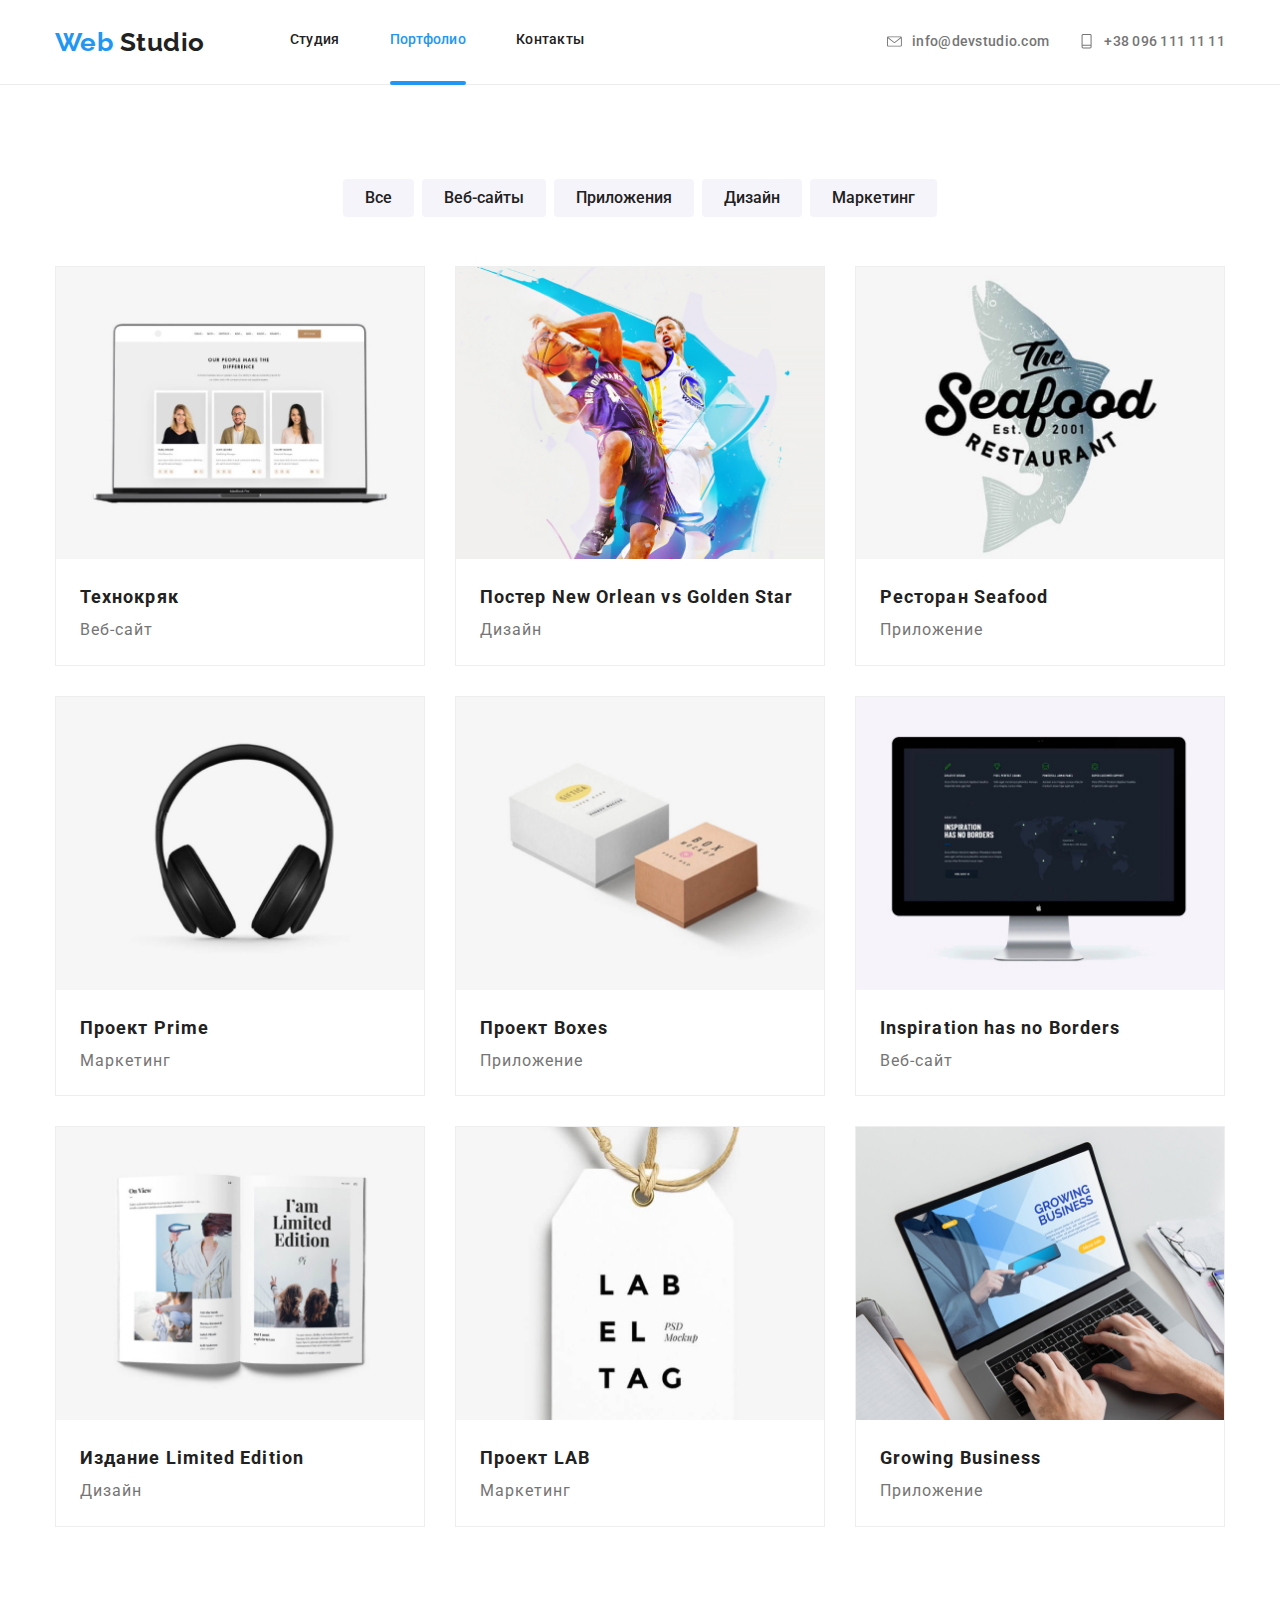
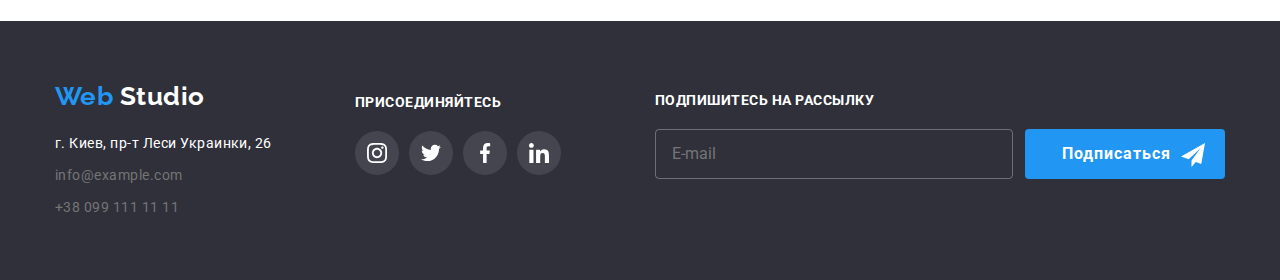
<file: portfolio.html>
<!DOCTYPE html>
<html lang="ru">
  <head>
    <meta charset="UTF-8" />
    <meta name="viewport" content="width=device-width, initial-scale=1.0" />
    <title>Document</title>
    <link
      href="https://fonts.googleapis.com/css2?family=Raleway:wght@700&family=Roboto:wght@400;500;700&display=swap"
      rel="stylesheet"
    />
    <link
      rel="stylesheet"
      href="https://cdnjs.cloudflare.com/ajax/libs/modern-normalize/0.6.0/modern-normalize.min.css"
    />
    <link rel="stylesheet" href="./css/main.css" />
  </head>
  <body class="page">
    <header class="page-header">
      <div class="container header">
        <a href="./index.html" class="logo">
          Web <span class="logo-color">Studio</span></a>
        <button type="button" class="header-button is-open" aria-expanded="false" data-menu-button>
          <svg width="40" height="40" aria-label="переключатель мобильного меню">
            <use class="icon-menu" href="./sprite/symb.svg#menu-40px"></use>
            <use class="icon-cross" href="./sprite/symb.svg#close_40px"></use>
          </svg>
        </button>
        <div class="header-menu is-open" data-menu>
          <nav class="header-nav">
            <ul class="site-nav">
              <li class="item">
                <a href="./index.html" class="link">Студия</a>
              </li>
              <li class="item">
                <a href="./portfolio.html" class="link link-current">Портфолио</a>
              </li>
              <li class="item"><a href="" class="link">Контакты</a></li>
            </ul>
          </nav>
          <ul class="auth-nav">
            <li class="adress">
              <a href="info@devstudio.com" class="adress-link">
                <svg class="svg-item-envelop">
                  <use href="./sprite/symb.svg#icon-envelope"></use>
                </svg>
                info@devstudio.com</a>
            </li>
            <li class="adress">
              <a href="tel:+380961111111" class="adress-link">
                <svg class="svg-item-envelop">
                  <use href="./sprite/symb.svg#icon-telephone"></use>
                </svg>
                +38 096 111 11 11</a>
            </li>
          </ul>
        </div>
      </div>
    </header>
    <main>
      <section class="section">
        <div class="container">
          <h1 class="portfolio-main-title">Портфолио</h1>
          <ul class="button-list">
            <li class="button-item">
              <button class="button-portfolio" type="button">Все</button>
            </li>
            <li class="button-item">
              <button class="button-portfolio" type="button">Веб-сайты</button>
            </li>
            <li class="button-item">
              <button class="button-portfolio" type="button">Приложения</button>
            </li>
            <li class="button-item">
              <button class="button-portfolio" type="button">Дизайн</button>
            </li>
            <li class="button-item">
              <button class="button-portfolio" type="button">Маркетинг</button>
            </li>
          </ul>
          <ul class="portfolio-list">
            <li class="portfolio-item">
              <a href="" class="portfolio-links">
                <div class="image-wrap">
                  <picture>
                    <source media="(max-width: 767px)" srcset="./img/portfolio/port1-480.jpg, 
                                ./img/portfolio/port1-480@2x.jpg" />
                    <source media="(max-width:1199px)" srcset="./img/portfolio/port1-768.jpg, 
                                ./img/portfolio/port1-768@2x.jpg" />
                    <source media="(min-width: 1200px)" srcset="./img/portfolio/port1-1600.jpg, 
                                ./img/portfolio/port1-1600@2x.jpg" />
                    <img src="./img/portfolio/port1-1600.jpg" alt=" ">
                  </picture>
                  <p class="portfolio-text-accent">
                    Технокряк это современная площадка распространения
                    коронавируса. Компании используют эту платформу для
                    цифрового шпионажа и атак на защищённые сервера конкурентов.
                  </p>
                </div>
                <div class="portfolio-list-text">
                  <h2 class="portfolio-titles">Технокряк</h2>
                  <p class="portfolio-text">Веб-сайт</p>
                </div>
              </a>
            </li>
            <li class="portfolio-item">
              <a href="" class="portfolio-links">
                <div class="image-wrap">
                  <picture>
                    <source media="(max-width: 767px)" srcset="./img/portfolio/port2-480.jpg, 
                                ./img/portfolio/port2-480@2x.jpg" />
                    <source media="(max-width:1199px)" srcset="./img/portfolio/port2-768.jpg, 
                                ./img/portfolio/port2-768@2x.jpg" />
                    <source media="(min-width: 1200px)" srcset="./img/portfolio/port2-1600.jpg, 
                                ./img/portfolio/port2-1600@2x.jpg" />
                    <img src="./img/portfolio/port2-1600.jpg" alt=" ">
                  </picture>
                  <p class="portfolio-text-accent">
                    Технокряк это современная площадка распространения
                    коронавируса. Компании используют эту платформу для
                    цифрового шпионажа и атак на защищённые сервера конкурентов.
                  </p>
                </div>
                <div class="portfolio-list-text">
                  <h2 class="portfolio-titles">
                    Постер New Orlean vs Golden Star
                  </h2>
                  <p class="portfolio-text">Дизайн</p>
                </div>
              </a>
            </li>
            <li class="portfolio-item">
              <a href="" class="portfolio-links">
                <div class="image-wrap">
                  <picture>
                    <source media="(max-width: 767px)" srcset="./img/portfolio/port3-480.jpg, 
                                ./img/portfolio/port3-480@2x.jpg" />
                    <source media="(max-width:1199px)" srcset="./img/portfolio/port3-768.jpg, 
                                ./img/portfolio/port3-768@2x.jpg" />
                    <source media="(min-width: 1200px)" srcset="./img/portfolio/port3-1600.jpg, 
                                ./img/portfolio/port3-1600@2x.jpg" />
                    <img src="./img/portfolio/port3-1600.jpg" alt=" ">
                  </picture>
                  <p class="portfolio-text-accent">
                    Технокряк это современная площадка распространения
                    коронавируса. Компании используют эту платформу для
                    цифрового шпионажа и атак на защищённые сервера конкурентов.
                  </p>
                </div>
                <div class="portfolio-list-text">
                  <h2 class="portfolio-titles">Ресторан Seafood</h2>
                  <p class="portfolio-text">Приложение</p>
                </div>
              </a>
            </li>
            <li class="portfolio-item">
              <a href="" class="portfolio-links">
                <div class="image-wrap">
                  <picture>
                    <source media="(max-width: 767px)" srcset="./img/portfolio/port4-480.jpg, 
                                ./img/portfolio/port4-480@2x.jpg" />
                    <source media="(max-width:1199px)" srcset="./img/portfolio/port4-768.jpg, 
                                ./img/portfolio/port4-768@2x.jpg" />
                    <source media="(min-width: 1200px)" srcset="./img/portfolio/port4-1600.jpg, 
                                ./img/portfolio/port4-1600@2x.jpg" />
                    <img src="./img/portfolio/port4-1600.jpg" alt=" ">
                  </picture>
                  <p class="portfolio-text-accent">
                    Технокряк это современная площадка распространения
                    коронавируса. Компании используют эту платформу для
                    цифрового шпионажа и атак на защищённые сервера конкурентов.
                  </p>
                </div>
                <div class="portfolio-list-text">
                  <h2 class="portfolio-titles">Проект Prime</h2>
                  <p class="portfolio-text">Маркетинг</p>
                </div>
              </a>
            </li>
            <li class="portfolio-item">
              <a href="" class="portfolio-links">
                <div class="image-wrap">
                  <picture>
                    <source media="(max-width: 767px)" srcset="./img/portfolio/port5-480.jpg, 
                                ./img/portfolio/port5-480@2x.jpg" />
                    <source media="(max-width:1199px)" srcset="./img/portfolio/port5-768.jpg, 
                                ./img/portfolio/port5-768@2x.jpg" />
                    <source media="(min-width: 1200px)" srcset="./img/portfolio/port5-1600.jpg, 
                                ./img/portfolio/port5-1600@2x.jpg" />
                    <img src="./img/portfolio/port5-1600.jpg" alt=" ">
                  </picture>
                  <p class="portfolio-text-accent">
                    Технокряк это современная площадка распространения
                    коронавируса. Компании используют эту платформу для
                    цифрового шпионажа и атак на защищённые сервера конкурентов.
                  </p>
                </div>
                <div class="portfolio-list-text">
                  <h2 class="portfolio-titles">Проект Boxes</h2>
                  <p class="portfolio-text">Приложение</p>
                </div>
              </a>
            </li>
            <li class="portfolio-item">
              <a href="" class="portfolio-links">
                <div class="image-wrap">
                  <picture>
                    <source media="(max-width: 767px)" srcset="./img/portfolio/port6-480.jpg, 
                                ./img/portfolio/port6-480@2x.jpg" />
                    <source media="(max-width:1199px)" srcset="./img/portfolio/port6-768.jpg, 
                                ./img/portfolio/port6-768@2x.jpg" />
                    <source media="(min-width: 1200px)" srcset="./img/portfolio/port6-1600.jpg, 
                                ./img/portfolio/port6-1600@2x.jpg" />
                    <img src="./img/portfolio/port6-1600.jpg" alt=" ">
                  </picture>
                  <p class="portfolio-text-accent">
                    Технокряк это современная площадка распространения
                    коронавируса. Компании используют эту платформу для
                    цифрового шпионажа и атак на защищённые сервера конкурентов.
                  </p>
                </div>
                <div class="portfolio-list-text">
                  <h2 class="portfolio-titles">Inspiration has no Borders</h2>
                  <p class="portfolio-text">Веб-сайт</p>
                </div>
              </a>
            </li>
            <li class="portfolio-item">
              <a href="" class="portfolio-links">
                <div class="image-wrap">
                  <picture>
                    <source media="(max-width: 767px)" srcset="./img/portfolio/port7-480.jpg, 
                                ./img/portfolio/port7-480@2x.jpg" />
                    <source media="(max-width:1199px)" srcset="./img/portfolio/port7-768.jpg, 
                                ./img/portfolio/port7-768@2x.jpg" />
                    <source media="(min-width: 1200px)" srcset="./img/portfolio/port7-1600.jpg, 
                                ./img/portfolio/port7-1600@2x.jpg" />
                    <img src="./img/portfolio/port7-1600.jpg" alt=" ">
                  </picture>
                  <p class="portfolio-text-accent">
                    Технокряк это современная площадка распространения
                    коронавируса. Компании используют эту платформу для
                    цифрового шпионажа и атак на защищённые сервера конкурентов.
                  </p>
                </div>
                <div class="portfolio-list-text">
                  <h2 class="portfolio-titles">Издание Limited Edition</h2>
                  <p class="portfolio-text">Дизайн</p>
                </div>
              </a>
            </li>
            <li class="portfolio-item">
              <a href="" class="portfolio-links">
                <div class="image-wrap">
                  <picture>
                    <source media="(max-width: 767px)" srcset="./img/portfolio/port8-480.jpg, 
                                ./img/portfolio/port8-480@2x.jpg" />
                    <source media="(max-width:1199px)" srcset="./img/portfolio/port8-768.jpg, 
                                ./img/portfolio/port8-768@2x.jpg" />
                    <source media="(min-width: 1200px)" srcset="./img/portfolio/port8-1600.jpg, 
                                ./img/portfolio/port8-1600@2x.jpg" />
                    <img src="./img/portfolio/port8-1600.jpg" alt=" ">
                  </picture>
                  <p class="portfolio-text-accent">
                    Технокряк это современная площадка распространения
                    коронавируса. Компании используют эту платформу для
                    цифрового шпионажа и атак на защищённые сервера конкурентов.
                  </p>
                </div>
                <div class="portfolio-list-text">
                  <h2 class="portfolio-titles">Проект LAB</h2>
                  <p class="portfolio-text">Маркетинг</p>
                </div>
              </a>
            </li>
            <li class="portfolio-item">
              <a href="" class="portfolio-links">
                <div class="image-wrap">
                  <picture>
                    <source media="(max-width: 767px)" srcset="./img/portfolio/port9-480.jpg, 
                                ./img/portfolio/port9-480@2x.jpg" />
                    <source media="(max-width:1199px)" srcset="./img/portfolio/port9-768.jpg, 
                                ./img/portfolio/port9-768@2x.jpg" />
                    <source media="(min-width: 1200px)" srcset="./img/portfolio/port9-1600.jpg, 
                                ./img/portfolio/port9-1600@2x.jpg" />
                    <img src="./img/portfolio/port9-1600.jpg" alt=" ">
                  </picture>
                  <p class="portfolio-text-accent">
                    Технокряк это современная площадка распространения
                    коронавируса. Компании используют эту платформу для
                    цифрового шпионажа и атак на защищённые сервера конкурентов.
                  </p>
                </div>
                <div class="portfolio-list-text">
                  <h2 class="portfolio-titles">Growing Business</h2>
                  <p class="portfolio-text">Приложение</p>
                </div>
              </a>
            </li>
          </ul>
        </div>
      </section>
    </main>
    <footer class="footer">
      <div class="container footer-blocks">
        <div class="footer-first-block">
          <a href="./index.html" class="logo logo-footer">Web <span class="logo-color-footer">Studio</span></a>
          <address class="footer-nav">
            <span class="footer-title">г. Киев, пр-т Леси Украинки, 26</span>
            <br />
            <a href="info@example.com" class="footer-adress">info@example.com</a>
            <br />
            <a href="+380991111111" class="footer-adress">+38 099 111 11 11</a>
          </address>
        </div>
        <div class="footer-secondary-block">
          <b class="footer-title uppercase">присоединяйтесь</b>
          <ul class="icon-list-footer">
            <li class="footer-list">
              <a href="#" aria-label="Instagram" class="footer-icon-link">
                <svg class="icon-social-link-footer">
                  <use href="./sprite/symb.svg#icon-social-link-instagram"></use>
                </svg>
              </a>
            </li>
            <li class="footer-list">
              <a href="#" aria-label="Twitter" class="footer-icon-link">
                <svg class="icon-social-link-footer">
                  <use href="./sprite/symb.svg#icon-social-link-twitter"></use>
                </svg>
              </a>
            </li>
            <li class="footer-list">
              <a href="#" aria-label="Facebook" class="footer-icon-link">
                <svg class="icon-social-link-footer">
                  <use href="./sprite/symb.svg#icon-social-link-facebook"></use>
                </svg>
              </a>
            </li>
            <li class="footer-list">
              <a href="#" aria-label="linkedin" class="footer-icon-link">
                <svg class="icon-social-link-footer">
                  <use href="./sprite/symb.svg#icon-social-link-linkedin"></use>
                </svg>
              </a>
            </li>
          </ul>
        </div>
        <div class="footer-secondary-block">
          <form class="form-footer">
            <b class="footer-title uppercase">Подпишитесь на рассылку</b>
            <div class="footer-form-position">
              <input class="input-footer" type="email" name="mail" id="mail-footer" placeholder="E-mail" />
              <button type="submit" class="button button-footer">
                Подписаться
                <svg class="icon-telegram">
                  <use href="./sprite/symb.svg#icon-telegram"></use>
                </svg>
              </button>
            </div>
          </form>
        </div>
      </div>
    </footer>
    <script src="./js/menu.js"></script>
  </body>
</html>
</file>
<file: css/main.css>
.page {
  background-color: #ffffff;
  color: #757575;
  font-family: "Roboto", sans-serif;
  letter-spacing: 0.03em;
}

ul {
  list-style: none;
  margin-top: 0px;
  margin-bottom: 0px;
}

img {
  display: block;
  width: 100%;
  height: auto;
}

a {
  text-decoration: none;
}

main {
  border-top: solid 1px #ECECEC;
}

:hover,
:focus {
  -webkit-transition: 250ms cubic-bezier(0.4, 0, 0.2, 1);
  transition: 250ms cubic-bezier(0.4, 0, 0.2, 1);
}

.visually-hidden {
  position: absolute !important;
  clip: rect(1px 1px 1px 1px);
  /* IE6, IE7 */
  clip: rect(1px, 1px, 1px, 1px);
  padding: 0 !important;
  border: 0 !important;
  height: 1px !important;
  width: 1px !important;
  overflow: hidden;
}

.button {
  color: #ffffff;
  background-color: #2196f3;
  border: 1px solid #2196f3;
  font-size: 16px;
  line-height: 1.87;
  letter-spacing: 0.06em;
  font-weight: 700;
  border-radius: 4px;
  border-style: none;
  min-width: 200px;
}

.button.button-logo {
  margin-top: 30px;
  padding: 10px 32px;
}

.button:hover,
.button:focus {
  color: #2196f3;
  background-color: #ffffff;
}

.button.button-footer {
  padding: 10px 12px 10px 29px;
}

.button-portfolio {
  padding: 6px 22px;
  font-weight: 500;
  font-size: 16px;
  line-height: 1.62;
  color: #212121;
  background-color: #f5f4fa;
  border-style: none;
  border-radius: 4px;
}

.button-list {
  padding-left: 0px;
  display: -webkit-box;
  display: -ms-flexbox;
  display: flex;
  -ms-flex-wrap: wrap;
      flex-wrap: wrap;
  padding-bottom: 40px;
}

@media screen and (min-width: 768px) {
  .button-list {
    -webkit-box-pack: center;
        -ms-flex-pack: center;
            justify-content: center;
    padding-bottom: 14px;
  }
}

@media screen and (min-width: 1200px) {
  .button-list {
    padding-bottom: 34px;
  }
}

.button-item:not(:last-child) {
  margin-right: 8px;
}

.button-item:nth-child(-1n + 3) {
  margin-bottom: 15px;
}

.button-portfolio:hover,
.button-portfolio:focus {
  color: #ffffff;
  background-color: #2196f3;
  -webkit-box-shadow: 0px 2px 2px rgba(0, 0, 0, 0.12), 0px 1px 2px rgba(0, 0, 0, 0.08), 0px 3px 1px rgba(0, 0, 0, 0.1);
          box-shadow: 0px 2px 2px rgba(0, 0, 0, 0.12), 0px 1px 2px rgba(0, 0, 0, 0.08), 0px 3px 1px rgba(0, 0, 0, 0.1);
}

.button.button-form {
  display: block;
  padding: 10px;
  margin-top: 30px;
  margin-left: auto;
  margin-right: auto;
}

.button-form:hover,
.button-form:focus {
  color: #2196f3;
  background-color: #188CE8;
  -webkit-box-shadow: 0px 4px 4px rgba(0, 0, 0, 0.15);
          box-shadow: 0px 4px 4px rgba(0, 0, 0, 0.15);
}

.container.header {
  display: -webkit-box;
  display: -ms-flexbox;
  display: flex;
  -webkit-box-align: center;
      -ms-flex-align: center;
          align-items: center;
}

.header-nav {
  text-align: center;
}

.site-nav {
  padding-left: 0px;
}

.site-nav .link {
  color: #212121;
  letter-spacing: 0.02em;
  text-decoration: none;
  font-weight: 500;
}

.site-nav .link:hover,
.site-nav .link:focus {
  color: #2196f3;
}

.site-nav .link-current {
  color: #2196f3;
}

.link.link-current::after {
  display: block;
  content: " ";
  width: inherit;
  height: 4px;
  background-color: #2196f3;
  border-radius: 2px;
  position: relative;
}

.auth-nav {
  padding-left: 0px;
  margin-left: auto;
}

.auth-nav .adress-link {
  display: -webkit-box;
  display: -ms-flexbox;
  display: flex;
  color: #757575;
  letter-spacing: 0.02em;
  font-weight: 500;
}

.svg-item-envelop {
  width: 15px;
  height: 15px;
  fill: #757575;
  margin-right: 10px;
}

.adress-link:hover .svg-item-envelop,
.adress-link:focus .svg-item-envelop {
  fill: #2196f3;
}

.adress-link:hover,
.adress-link:focus {
  color: #2196f3;
}

.logo {
  color: #2196f3;
  font-family: Raleway, sans-serif;
  text-decoration: none;
  font-weight: 700;
  font-size: 24px;
  line-height: 1.16;
}

.logo-color {
  color: #212121;
}

.logo-color-footer {
  color: #ffffff;
}

.logo-footer {
  padding-bottom: 20px;
  display: block;
}

@media screen and (max-width: 767px) {
  .container.header {
    -webkit-box-pack: justify;
        -ms-flex-pack: justify;
            justify-content: space-between;
  }
  .header-nav {
    padding-top: 52px;
  }
  .site-nav .link {
    display: inline-block;
    font-style: 18px;
    line-height: 1.16;
    padding-bottom: 26px;
    padding-top: 26px;
  }
  .link.link-current::after {
    top: 8px;
  }
  .auth-nav .adress-link {
    padding-top: 8px;
    padding-bottom: 8px;
    -webkit-box-pack: center;
        -ms-flex-pack: center;
            justify-content: center;
    font-size: 18px;
    line-height: 1.16;
  }
  .header-button {
    display: inline-block;
    margin: 0;
    padding: 0;
    border: none;
    outline: none;
    background-color: transparent;
    padding-top: 10px;
    padding-bottom: 10px;
  }
  .header-button :hover,
  .header-button :focus {
    fill: #2196f3;
  }
  .header-button .icon-cross {
    display: none;
  }
  .header-button.is-open .icon-cross {
    display: block;
  }
  .header-button.is-open .icon-menu {
    display: none;
  }
  .header-menu {
    display: none;
    position: absolute;
    top: 100%;
    left: 0;
    width: 100%;
    background-color: #ffffff;
    padding-bottom: 52px;
    z-index: 24;
  }
  .header-menu.is-open {
    display: block;
  }
  .page-header {
    position: relative;
  }
}

@media screen and (min-width: 768px) and (max-width: 1199px) {
  .auth-nav .adress-link {
    font-size: 12px;
    line-height: 1.16;
  }
  .container.header {
    -webkit-box-pack: justify;
        -ms-flex-pack: justify;
            justify-content: space-between;
  }
  .site-nav .link {
    display: block;
    font-size: 14px;
    line-height: 1.14;
  }
  .header-button {
    display: none;
  }
  .auth-nav {
    display: block;
    margin-left: 0;
  }
  .site-nav .link {
    padding-top: 32px;
    padding-bottom: 32px;
    display: block;
    font-size: 14px;
    line-height: 1.14;
  }
  .link.link-current::after {
    top: 33px;
  }
  .site-nav .item:not(:last-child) {
    margin-right: 50px;
  }
  .site-nav {
    display: -webkit-box;
    display: -ms-flexbox;
    display: flex;
  }
  .header-menu {
    display: contents;
  }
  .adress:first-child {
    margin-bottom: 10px;
  }
}

@media screen and (min-width: 1200px) {
  .logo {
    font-size: 26px;
    line-height: 1.19;
    margin-right: 85px;
  }
  .auth-nav .adress-link {
    padding-top: 32px;
    padding-bottom: 32px;
    font-size: 14px;
    line-height: 1.14;
  }
  .auth-nav .adress:not(:last-child) {
    margin-right: 30px;
  }
  .auth-nav {
    display: -webkit-box;
    display: -ms-flexbox;
    display: flex;
    -webkit-box-align: center;
        -ms-flex-align: center;
            align-items: center;
  }
  .link.link-current::after {
    top: 33px;
  }
  .site-nav .link {
    padding-top: 32px;
    padding-bottom: 32px;
    display: block;
    font-size: 14px;
    line-height: 1.14;
  }
  .site-nav .item:not(:last-child) {
    margin-right: 50px;
  }
  .site-nav {
    display: -webkit-box;
    display: -ms-flexbox;
    display: flex;
  }
  .header-button {
    display: none;
  }
  .header-menu {
    display: contents;
  }
}

.section {
  padding-top: 94px;
  padding-bottom: 94px;
}

.section-list {
  padding-left: 0px;
}

.section-title {
  color: #212121;
  font-weight: 700;
  text-align: center;
  margin-top: 0px;
}

@media screen and (max-width: 767px) {
  .section {
    padding-top: 60px;
    padding-bottom: 60px;
  }
  .section-title {
    font-size: 28px;
    line-height: 1.17;
    margin-bottom: 30px;
  }
}

@media screen and (min-width: 768px) {
  .section {
    padding-top: 60px;
    padding-bottom: 60px;
  }
  .section-title {
    font-size: 28px;
    line-height: 1.17;
    margin-bottom: 30px;
  }
}

@media screen and (min-width: 1200px) {
  .section-list {
    display: -webkit-box;
    display: -ms-flexbox;
    display: flex;
  }
  .section-title {
    font-size: 36px;
    line-height: 1.17;
    margin-bottom: 50px;
  }
  .section {
    padding-top: 94px;
    padding-bottom: 94px;
  }
}

.container {
  padding-left: 15px;
  padding-right: 15px;
  width: 100%;
}

@media screen and (min-width: 480px) {
  .container {
    width: 480px;
    margin-left: auto;
    margin-right: auto;
  }
}

@media screen and (min-width: 768px) {
  .container {
    margin-left: auto;
    margin-right: auto;
    width: 768px;
  }
}

@media screen and (min-width: 1200px) {
  .container {
    margin-left: auto;
    margin-right: auto;
    width: 1200px;
  }
}

.hero {
  letter-spacing: 0.06em;
  text-align: center;
  margin-left: auto;
  margin-right: auto;
  display: -webkit-box;
  display: -ms-flexbox;
  display: flex;
  height: 400px;
  width: 100%;
}

.hero {
  background-image: -webkit-gradient(linear, left top, left bottom, from(rgba(47, 48, 58, 0.8)), to(rgba(47, 48, 58, 0.8))), url(../img/logo-img.jpg);
  background-image: linear-gradient(rgba(47, 48, 58, 0.8), rgba(47, 48, 58, 0.8)), url(../img/logo-img.jpg);
  background-color: rgba(47, 48, 58, 0.8);
  background-repeat: no-repeat;
  background-position: center;
  background-size: cover;
}

.hero-block {
  max-width: 696px;
  margin: auto;
  -webkit-box-orient: vertical;
  -webkit-box-direction: normal;
      -ms-flex-direction: column;
          flex-direction: column;
  -webkit-box-align: center;
      -ms-flex-align: center;
          align-items: center;
}

.hero .hero-title,
.hero .button {
  color: #ffffff;
}

.hero .hero-title {
  margin-top: 0px;
  margin-bottom: 0px;
  font-weight: 900;
  text-transform: uppercase;
  letter-spacing: 0.06em;
  font-size: 26px;
  line-height: 1.36;
}

@media screen and (min-width: 480px) {
  .hero {
    width: 480px;
    background-image: -webkit-gradient(linear, left top, left bottom, from(rgba(47, 48, 58, 0.8)), to(rgba(47, 48, 58, 0.8))), url(../../img/hero/Hero480.jpg);
    background-image: linear-gradient(rgba(47, 48, 58, 0.8), rgba(47, 48, 58, 0.8)), url(../../img/hero/Hero480.jpg);
  }
}

@media screen and (min-width: 480px) and (min-device-pixel-ratio: 2), screen and (min-width: 480px) and (-webkit-min-device-pixel-ratio: 2), screen and (min-width: 480px) and (min-resolution: 192dpi), screen and (min-width: 480px) and (min-resolution: 2dppx) {
  .hero {
    background-image: -webkit-gradient(linear, left top, left bottom, from(rgba(47, 48, 58, 0.8)), to(rgba(47, 48, 58, 0.8))), url(../../img/hero/Hero480@2x.jpg);
    background-image: linear-gradient(rgba(47, 48, 58, 0.8), rgba(47, 48, 58, 0.8)), url(../../img/hero/Hero480@2x.jpg);
  }
}

@media screen and (min-width: 768px) and (max-width: 1199px) {
  .hero-block {
    max-width: 360px;
  }
  .hero {
    width: 768px;
    background-image: -webkit-gradient(linear, left top, left bottom, from(rgba(47, 48, 58, 0.8)), to(rgba(47, 48, 58, 0.8))), url(../../img/hero/Hero768.jpg);
    background-image: linear-gradient(rgba(47, 48, 58, 0.8), rgba(47, 48, 58, 0.8)), url(../../img/hero/Hero768.jpg);
  }
  .hero .hero-title {
    line-height: 1.62;
  }
}

@media screen and (min-width: 768px) and (max-width: 1199px) and (min-device-pixel-ratio: 2), screen and (min-width: 768px) and (max-width: 1199px) and (-webkit-min-device-pixel-ratio: 2), screen and (min-width: 768px) and (max-width: 1199px) and (min-resolution: 192dpi), screen and (min-width: 768px) and (max-width: 1199px) and (min-resolution: 2dppx) {
  .hero {
    background-image: -webkit-gradient(linear, left top, left bottom, from(rgba(47, 48, 58, 0.8)), to(rgba(47, 48, 58, 0.8))), url(../../img/hero/Hero768@2x.jpg);
    background-image: linear-gradient(rgba(47, 48, 58, 0.8), rgba(47, 48, 58, 0.8)), url(../../img/hero/Hero768@2x.jpg);
  }
}

@media screen and (min-width: 1200px) {
  .hero {
    height: 600px;
    width: 1600px;
    background-image: -webkit-gradient(linear, left top, left bottom, from(rgba(47, 48, 58, 0.8)), to(rgba(47, 48, 58, 0.8))), url(../../img/hero/Hero1600.jpg);
    background-image: linear-gradient(rgba(47, 48, 58, 0.8), rgba(47, 48, 58, 0.8)), url(../../img/hero/Hero1600.jpg);
  }
  .hero .hero-title {
    font-size: 44px;
    line-height: 1.36;
  }
}

@media screen and (min-width: 1200px) and (min-device-pixel-ratio: 2), screen and (min-width: 1200px) and (-webkit-min-device-pixel-ratio: 2), screen and (min-width: 1200px) and (min-resolution: 192dpi), screen and (min-width: 1200px) and (min-resolution: 2dppx) {
  .hero {
    background-image: -webkit-gradient(linear, left top, left bottom, from(rgba(47, 48, 58, 0.8)), to(rgba(47, 48, 58, 0.8))), url(../../img/hero/Hero1600@2x.jpg);
    background-image: linear-gradient(rgba(47, 48, 58, 0.8), rgba(47, 48, 58, 0.8)), url(../../img/hero/Hero1600@2x.jpg);
  }
}

.advantages .advantages-item-title {
  color: #212121;
  margin-top: 30px;
  margin-bottom: 0px;
  font-weight: 700;
  font-size: 14px;
  line-height: 1.14;
  text-transform: uppercase;
}

.advantages-text {
  font-size: 14px;
  line-height: 1.71;
  margin-top: 10px;
  margin-bottom: 0px;
}

.advantages-item::before {
  display: block;
  content: "";
  height: 120px;
  background-repeat: no-repeat;
  background-position: center;
  background-color: #f5f4fa;
}

.advantages-item:nth-child(1)::before {
  background-image: url(../img/antenna1.svg);
}

.advantages-item:nth-child(2)::before {
  background-image: url(../img/clock1.svg);
}

.advantages-item:nth-child(3)::before {
  background-image: url(../img/diagram1.svg);
}

.advantages-item:nth-child(4)::before {
  background-image: url(../img/astronaut1.svg);
}

@media screen and (max-width: 767px) {
  .advantages .advantages-item:not(:last-child) {
    margin-bottom: 30px;
  }
  .advantages .advantages-item-title {
    text-align: center;
  }
}

@media screen and (min-width: 768px) and (max-width: 1199px) {
  .advantages-item {
    width: calc((100% - 30px) / 2);
  }
  .advantages-list {
    display: -webkit-box;
    display: -ms-flexbox;
    display: flex;
    -ms-flex-wrap: wrap;
        flex-wrap: wrap;
  }
  .advantages .advantages-item:nth-child(2n + 1) {
    margin-right: 30px;
  }
  .advantages .advantages-item:nth-child(-n + 2) {
    margin-bottom: 30px;
  }
}

@media screen and (min-width: 1200px) {
  .advantages .advantages-item:not(:last-child) {
    margin-right: 30px;
  }
  .section.advantages {
    padding-bottom: 0px;
  }
  .advantages-item {
    width: 270px;
  }
}

.specialty .specialty-item:not(:last-child) {
  margin-right: 30px;
}

.specialty-item {
  width: 370px;
  position: relative;
}

.specialty-title {
  color: #ffffff;
  background-image: -webkit-gradient(linear, left top, left bottom, color-stop(80%, rgba(47, 48, 58, 0.8)), color-stop(80%, rgba(47, 48, 58, 0.8)));
  background-image: linear-gradient(rgba(47, 48, 58, 0.8) 80%, rgba(47, 48, 58, 0.8) 80%);
  position: absolute;
  bottom: 0px;
  width: 100%;
  padding-top: 27px;
  padding-bottom: 27px;
  font-weight: 700;
  font-size: 14px;
  line-height: 1.14;
  text-align: center;
  text-transform: uppercase;
  margin-top: 0px;
  margin-bottom: 0px;
}

@media screen and (max-width: 1199px) {
  .section.specialty {
    display: none;
  }
}

.section.team {
  background-color: #f5f4fa;
}

.team-item {
  background-color: #ffffff;
  -webkit-box-shadow: 0px 2px 1px rgba(0, 0, 0, 0.2), 0px 1px 1px rgba(0, 0, 0, 0.14), 0px 1px 3px rgba(0, 0, 0, 0.12);
          box-shadow: 0px 2px 1px rgba(0, 0, 0, 0.2), 0px 1px 1px rgba(0, 0, 0, 0.14), 0px 1px 3px rgba(0, 0, 0, 0.12);
  border-radius: 0px 0px 4px 4px;
}

.team-box {
  padding: 30px 32px 24px;
}

.icon-social-link {
  width: 20px;
  height: 20px;
  fill: #afb1b8;
}

.team-link {
  width: 44px;
  height: 44px;
  background-color: #ffffff;
  display: -webkit-box;
  display: -ms-flexbox;
  display: flex;
  -webkit-box-align: center;
      -ms-flex-align: center;
          align-items: center;
  -webkit-box-pack: center;
      -ms-flex-pack: center;
          justify-content: center;
  margin-right: 10px;
  border-radius: 50%;
}

.icon-list {
  padding-left: 0px;
  display: -webkit-box;
  display: -ms-flexbox;
  display: flex;
  margin-top: 16px;
}

.team-title {
  color: #212121;
  margin-bottom: 0px;
  font-weight: 500;
  font-size: 16px;
  line-height: 1.18;
  text-align: center;
}

.team-link:hover .icon-social-link,
.team-link:focus .icon-social-link {
  fill: #ffffff;
}

.team-link:hover,
.team-link:focus {
  background-color: #2196f3;
}

.team-worker {
  font-size: 16px;
  line-height: 1.18;
  text-align: center;
  margin-top: 10px;
  margin-bottom: 0px;
}

@media screen and (max-width: 767px) {
  .icon-list {
    -webkit-box-pack: center;
        -ms-flex-pack: center;
            justify-content: center;
  }
  .team .team-item:not(:last-child) {
    margin-bottom: 30px;
  }
}

@media screen and (min-width: 768px) and (max-width: 1199px) {
  .team-list {
    display: -webkit-box;
    display: -ms-flexbox;
    display: flex;
    -ms-flex-wrap: wrap;
        flex-wrap: wrap;
  }
  .team-item {
    width: calc((100% - 30px) / 2);
  }
  .team-item:nth-child(2n + 1) {
    margin-right: 30px;
  }
  .team-item:nth-child(-n + 2) {
    margin-bottom: 30px;
  }
  .icon-list {
    -webkit-box-pack: center;
        -ms-flex-pack: center;
            justify-content: center;
  }
}

@media screen and (min-width: 1200px) {
  .icon-list {
    -webkit-box-pack: justify;
        -ms-flex-pack: justify;
            justify-content: space-between;
  }
  .team-item {
    width: 270px;
  }
  .team .team-item:not(:last-child) {
    margin-right: 30px;
  }
}

.icon-logo {
  fill: #afb1b8;
  width: 88px;
  height: 45px;
}

.customers-link {
  height: 90px;
  display: -webkit-box;
  display: -ms-flexbox;
  display: flex;
  -webkit-box-align: center;
      -ms-flex-align: center;
          align-items: center;
  -webkit-box-pack: center;
      -ms-flex-pack: center;
          justify-content: center;
  border: solid 1px;
  color: inherit;
  border-radius: 4px;
}

.customers-link:hover .icon-logo,
.customers-link:focus .icon-logo {
  fill: #2196f3;
}

.customers-link:hover,
.customers-link:focus {
  border-color: #2196f3;
}

@media screen and (max-width: 767px) {
  .section-list.customers-icon {
    display: -webkit-box;
    display: -ms-flexbox;
    display: flex;
    -ms-flex-wrap: wrap;
        flex-wrap: wrap;
  }
  .customers-item:nth-child(-1n + 4) {
    margin-bottom: 30px;
  }
  .customers-item {
    width: calc((100% - 30px) / 2);
    max-width: 210px;
  }
  .customers-item:nth-child(2n + 1) {
    margin-right: 30px;
  }
}

@media screen and (min-width: 768px) and (max-width: 1199px) {
  .customers-item {
    width: calc((100% - 60px) / 3);
  }
  .customers-icon {
    display: -webkit-box;
    display: -ms-flexbox;
    display: flex;
    -ms-flex-wrap: wrap;
        flex-wrap: wrap;
  }
  .customers-item:nth-child(-n + 3) {
    margin-bottom: 30px;
  }
  .customers-item:nth-child(-n + 2),
  .customers-item:nth-child(4),
  .customers-item:nth-child(5) {
    margin-right: 30px;
  }
}

@media screen and (min-width: 1200px) {
  .section-list.customers-icon {
    -webkit-box-align: center;
        -ms-flex-align: center;
            align-items: center;
  }
  .customers-item:not(:last-child) {
    margin-right: 30px;
  }
  .customers-link {
    width: 170px;
  }
}

.footer-first-block {
  display: block;
  font-size: 14px;
  line-height: 1.71;
}

.footer {
  background-color: #2f303a;
  padding-top: 60px;
  padding-bottom: 60px;
}

.footer-nav {
  font-style: normal;
}

.icon-list-footer {
  padding-left: 0px;
  display: -webkit-box;
  display: -ms-flexbox;
  display: flex;
  margin-top: 20px;
}

.icon-social-link-footer {
  width: 20px;
  height: 20px;
  fill: #ffffff;
}

.footer-icon-link {
  display: -webkit-box;
  display: -ms-flexbox;
  display: flex;
  width: 44px;
  height: 44px;
  background-color: rgba(255, 255, 255, 0.1);
  -webkit-box-align: center;
      -ms-flex-align: center;
          align-items: center;
  -webkit-box-pack: center;
      -ms-flex-pack: center;
          justify-content: center;
  border-radius: 50%;
}

.footer-list:not(:last-child) {
  margin-right: 10px;
}

.footer-icon-link:hover,
.footer-icon-link:focus {
  background-color: #2196f3;
}

.footer-adress:hover,
.footer-adress:focus {
  color: #2196f3;
}

.footer-title {
  color: #ffffff;
  font-size: 14px;
  line-height: 1.71;
}

.footer-title.uppercase {
  text-transform: uppercase;
  font-weight: 700;
  font-size: 14px;
  line-height: 1.14;
}

.footer-adress {
  color: #757575;
  font-size: 14px;
  line-height: 1.71;
  text-decoration: none;
  display: inline-block;
  margin-top: 8px;
}

.input-footer {
  width: 100%;
  padding-top: 15px;
  padding-bottom: 15px;
  padding-left: 16px;
  border-radius: 4px;
  background-color: inherit;
  border: 1px solid rgba(255, 255, 255, 0.3);
  color: rgba(255, 255, 255, 0.6);
}

.footer-form-position {
  position: relative;
}

.form-footer > .footer-title {
  display: block;
  margin-bottom: 20px;
}

.icon-telegram {
  width: 24px;
  height: 24px;
  vertical-align: middle;
  margin-left: 5px;
}

@media screen and (max-width: 767px) {
  .container.footer-blocks {
    text-align: center;
  }
  .icon-list-footer {
    -webkit-box-pack: center;
        -ms-flex-pack: center;
            justify-content: center;
  }
  .footer-secondary-block {
    margin-top: 60px;
  }
  .input-footer {
    margin-bottom: 20px;
  }
}

@media screen and (min-width: 768px) and (max-width: 1199px) {
  .footer-blocks {
    display: -webkit-box;
    display: -ms-flexbox;
    display: flex;
    -ms-flex-wrap: wrap;
        flex-wrap: wrap;
    -ms-flex-pack: distribute;
        justify-content: space-around;
  }
  .footer-first-block {
    text-align: center;
    margin-bottom: 60px;
    margin-right: 60px;
  }
  .footer-secondary-block {
    text-align: center;
  }
  .input-footer {
    margin-bottom: 20px;
  }
}

@media screen and (min-width: 1200px) {
  .container.footer-blocks {
    display: -webkit-box;
    display: -ms-flexbox;
    display: flex;
  }
  .footer-blocks > div {
    width: calc((50% - 45px) / 2);
    margin-right: 30px;
  }
  .footer-blocks > div:last-child {
    width: calc(50% - 15px);
    margin-right: 0px;
  }
  .footer-secondary-block {
    padding-top: 12px;
  }
  .input-footer {
    display: block;
    max-width: 358px;
    margin-right: 12px;
  }
  .footer-form-position {
    display: -webkit-box;
    display: -ms-flexbox;
    display: flex;
  }
}

.backdrop {
  position: fixed;
  z-index: 999;
  top: 0;
  left: 0;
  width: 100%;
  height: 100%;
  background-color: rgba(49, 48, 46, 0.5);
  -webkit-transition: opacity 0.5s cubic-bezier(0.4, 0, 0.2, 1) 0.2s;
  transition: opacity 0.5s cubic-bezier(0.4, 0, 0.2, 1) 0.2s;
  opacity: 1;
}

.backdrop-row {
  position: absolute;
  top: 0;
  bottom: 0;
  display: -webkit-box;
  display: -ms-flexbox;
  display: flex;
  overflow-y: scroll;
}

.backdrop.is-hidden {
  pointer-events: none;
  -webkit-transition: opacity 0.5s cubic-bezier(0.4, 0, 0.2, 1) 1s;
  transition: opacity 0.5s cubic-bezier(0.4, 0, 0.2, 1) 1s;
  opacity: 0;
}

.modal {
  position: relative;
  margin: auto;
  padding: 40px;
  border-radius: 4px;
  -webkit-box-shadow: 0px 2px 1px rgba(0, 0, 0, 0.2), 0px 1px 1px rgba(0, 0, 0, 0.14), 0px 1px 3px rgba(0, 0, 0, 0.12);
          box-shadow: 0px 2px 1px rgba(0, 0, 0, 0.2), 0px 1px 1px rgba(0, 0, 0, 0.14), 0px 1px 3px rgba(0, 0, 0, 0.12);
  background-color: #ffffff;
  -webkit-transition: -webkit-transform 0.4s cubic-bezier(0.4, 0, 0.2, 1) 0.5s;
  transition: -webkit-transform 0.4s cubic-bezier(0.4, 0, 0.2, 1) 0.5s;
  transition: transform 0.4s cubic-bezier(0.4, 0, 0.2, 1) 0.5s;
  transition: transform 0.4s cubic-bezier(0.4, 0, 0.2, 1) 0.5s, -webkit-transform 0.4s cubic-bezier(0.4, 0, 0.2, 1) 0.5s;
  -webkit-transform: translateY(0);
          transform: translateY(0);
}

.is-hidden .modal {
  -webkit-transition: -webkit-transform 0.4s cubic-bezier(0.4, 0, 0.2, 1) 0.8s;
  transition: -webkit-transform 0.4s cubic-bezier(0.4, 0, 0.2, 1) 0.8s;
  transition: transform 0.4s cubic-bezier(0.4, 0, 0.2, 1) 0.8s;
  transition: transform 0.4s cubic-bezier(0.4, 0, 0.2, 1) 0.8s, -webkit-transform 0.4s cubic-bezier(0.4, 0, 0.2, 1) 0.8s;
  -webkit-transform: translateY(-150%);
          transform: translateY(-150%);
}

.form-main {
  position: relative;
}

.form-title {
  margin-top: 0px;
  margin-bottom: 30px;
  font-weight: 700;
  font-size: 20px;
  line-height: 1.15;
  text-align: center;
  color: #212121;
}

.form-field {
  margin-bottom: 28px;
  display: -webkit-box;
  display: -ms-flexbox;
  display: flex;
  -webkit-box-orient: vertical;
  -webkit-box-direction: normal;
      -ms-flex-direction: column;
          flex-direction: column;
  position: relative;
}

.form-comment {
  margin-top: 0px;
  margin-bottom: 20px;
}

.comment {
  padding: 12px 16px;
  width: 100%;
  border-radius: 4px;
  resize: none;
  border: 1px solid rgba(33, 33, 33, 0.2);
  outline-color: #2196f3;
}

.checkbox input[type="checkbox"] {
  width: 16px;
  height: 15px;
  margin-bottom: 30px;
}

.checkbox-label {
  font-size: 14px;
  line-height: 1.71;
}

.form-input:focus + .form-label,
.form-input:not(:placeholder-shown) + .form-label {
  color: #2196f3;
  -webkit-transform: translate(-26px, calc(-100% - 4px));
          transform: translate(-26px, calc(-100% - 4px));
  font-size: 12px;
  top: 0;
}

.form-input {
  width: 100%;
  padding-top: 12px;
  padding-bottom: 12px;
  padding-left: 42px;
  border-radius: 4px;
  border: 1px solid rgba(33, 33, 33, 0.2);
  outline-color: #2196f3;
}

.form-label {
  position: absolute;
  top: 50%;
  left: 42px;
  -webkit-transform: translateY(-50%);
          transform: translateY(-50%);
  -webkit-transition: -webkit-transform 250ms cubic-bezier(0.4, 0, 0.2, 1);
  transition: -webkit-transform 250ms cubic-bezier(0.4, 0, 0.2, 1);
  transition: transform 250ms cubic-bezier(0.4, 0, 0.2, 1);
  transition: transform 250ms cubic-bezier(0.4, 0, 0.2, 1), -webkit-transform 250ms cubic-bezier(0.4, 0, 0.2, 1);
  font-size: 14px;
}

.icon-input {
  position: absolute;
  width: 20px;
  height: 80%;
  top: 50%;
  left: 15px;
  -webkit-transform: translateY(-50%);
          transform: translateY(-50%);
}

.form-input:focus ~ .icon-input {
  fill: #2196f3;
}

.checkbox-input {
  position: absolute;
  width: 1px;
  height: 1px;
  margin: -1px;
  border: 0;
  padding: 0;
  clip: rect(0 0 0 0);
  overflow: hidden;
}

.checkbox-icon {
  position: absolute;
  width: 16px;
  height: 15px;
  background-color: #ffffff;
  margin-left: -23px;
  margin-top: 3px;
  border: 2px solid #212121;
  border-radius: 4px;
}

.checkbox-label {
  padding-left: 23px;
}

.checkbox-input:checked + .checkbox-icon {
  background-color: #2196f3;
  border: #2196f3;
}

.icon-check-modal {
  width: 100%;
  height: 100%;
  position: absolute;
}

.form-link {
  color: #2196f3;
  text-decoration: underline;
}

.form-close-icon {
  border: 1px solid rgba(0, 0, 0, 0.1);
  border-radius: 50%;
  width: 30px;
  height: 30px;
  position: absolute;
  top: 1%;
  right: 2%;
  background: transparent;
}

.icon-close {
  width: 11px;
  height: 11px;
}

.form-close-icon:hover .icon-close {
  fill: #2196f3;
}

@media screen and (max-width: 479px) {
  .modal {
    width: 100%;
    min-height: 100%;
  }
}

@media screen and (max-width: 1199px) {
  .backdrop-row {
    left: 15px;
    right: 15px;
  }
  .modal {
    width: 450px;
  }
}

@media screen and (min-width: 1200px) {
  .backdrop-row {
    left: 0;
    right: 0;
  }
  .modal {
    width: 528px;
  }
}

.portfolio-main-title {
  margin-top: 0px;
  margin-bottom: 0px;
  display: none;
}

.portfolio-list {
  padding-left: 0px;
  display: -webkit-box;
  display: -ms-flexbox;
  display: flex;
  -ms-flex-wrap: wrap;
      flex-wrap: wrap;
}

.portfolio-list .portfolio-item:not(:last-child) {
  margin-bottom: 30px;
}

.portfolio-list .portfolio-item:nth-child(3n) {
  margin-right: 0px;
}

.portfolio-item {
  border: 1px solid #eeeeee;
}

.porfolio-icon-link {
  padding: 13.8px 12px;
}

.portfolio-list-text {
  padding: 20px 24px;
}

.portfolio-titles {
  color: #212121;
  font-weight: 700;
  font-size: 18px;
  line-height: 2;
  letter-spacing: 0.06em;
  margin-top: 0px;
  margin-bottom: 0px;
}

.portfolio-text {
  color: #757575;
  font-size: 16px;
  line-height: 1.87;
  letter-spacing: 0.06em;
  margin-top: 0px;
  margin-bottom: 0px;
}

.portfolio-text-accent {
  color: #ffffff;
  font-size: 18px;
  line-height: 1.56;
  margin-top: 0px;
  margin-bottom: 0px;
  position: absolute;
  top: 100%;
  left: 50%;
  -webkit-transform: translate(-50%, 100%);
          transform: translate(-50%, 100%);
  width: 100%;
  padding: 24px;
  opacity: 0;
  -webkit-transition: all 250ms cubic-bezier(0.4, 0, 0.2, 1);
  transition: all 250ms cubic-bezier(0.4, 0, 0.2, 1);
}

.portfolio-item:hover,
.portfolio-item:focus {
  -webkit-box-shadow: 1px 4px 6px rgba(0, 0, 0, 0.16), 0px 4px 4px rgba(0, 0, 0, 0.06), 0px 1px 1px rgba(0, 0, 0, 0.12);
          box-shadow: 1px 4px 6px rgba(0, 0, 0, 0.16), 0px 4px 4px rgba(0, 0, 0, 0.06), 0px 1px 1px rgba(0, 0, 0, 0.12);
}

.portfolio-item:hover .image-wrap::before,
.portfolio-item:focus .image-wrap::before {
  opacity: 1;
  -webkit-transform: translateY(0);
          transform: translateY(0);
  -webkit-transition: all 250ms cubic-bezier(0.4, 0, 0.2, 1);
  transition: all 250ms cubic-bezier(0.4, 0, 0.2, 1);
}

.portfolio-item:hover .portfolio-text-accent,
.portfolio-item:focus .portfolio-text-accent {
  opacity: 1;
  top: 50%;
  -webkit-transform: translate(-50%, -50%);
          transform: translate(-50%, -50%);
}

.image-wrap::before {
  content: "";
  display: block;
  width: 100%;
  height: 100%;
  background-color: rgba(33, 150, 243, 0.9);
  position: absolute;
  opacity: 0;
  -webkit-transition: all 250ms cubic-bezier(0.4, 0, 0.2, 1);
  transition: all 250ms cubic-bezier(0.4, 0, 0.2, 1);
  -webkit-transform: translateY(100%);
          transform: translateY(100%);
}

.portfolio-links {
  text-decoration: none;
}

.image-wrap {
  position: relative;
  overflow: hidden;
}

@media screen and (max-width: 767px) {
  .portfolio-item {
    width: 100%;
  }
}

@media screen and (min-width: 768px) {
  .portfolio-item {
    width: 354px;
  }
  .portfolio-list .portfolio-item:not(:last-child) {
    margin-right: 30px;
  }
  .portfolio-list .portfolio-item:nth-child(2n) {
    margin-right: 0;
  }
}

@media screen and (min-width: 1200px) {
  .portfolio-list .portfolio-item:not(:last-child) {
    margin-right: 30px;
  }
  .portfolio-list .portfolio-item:nth-last-child(-n + 3) {
    margin-bottom: 0px;
  }
  .portfolio-list .portfolio-item:nth-child(3n) {
    margin-right: 0;
  }
  .portfolio-item {
    width: 370px;
  }
  .portfolio-page {
    padding-bottom: 94px;
  }
}
/*# sourceMappingURL=main.css.map */
</file>
